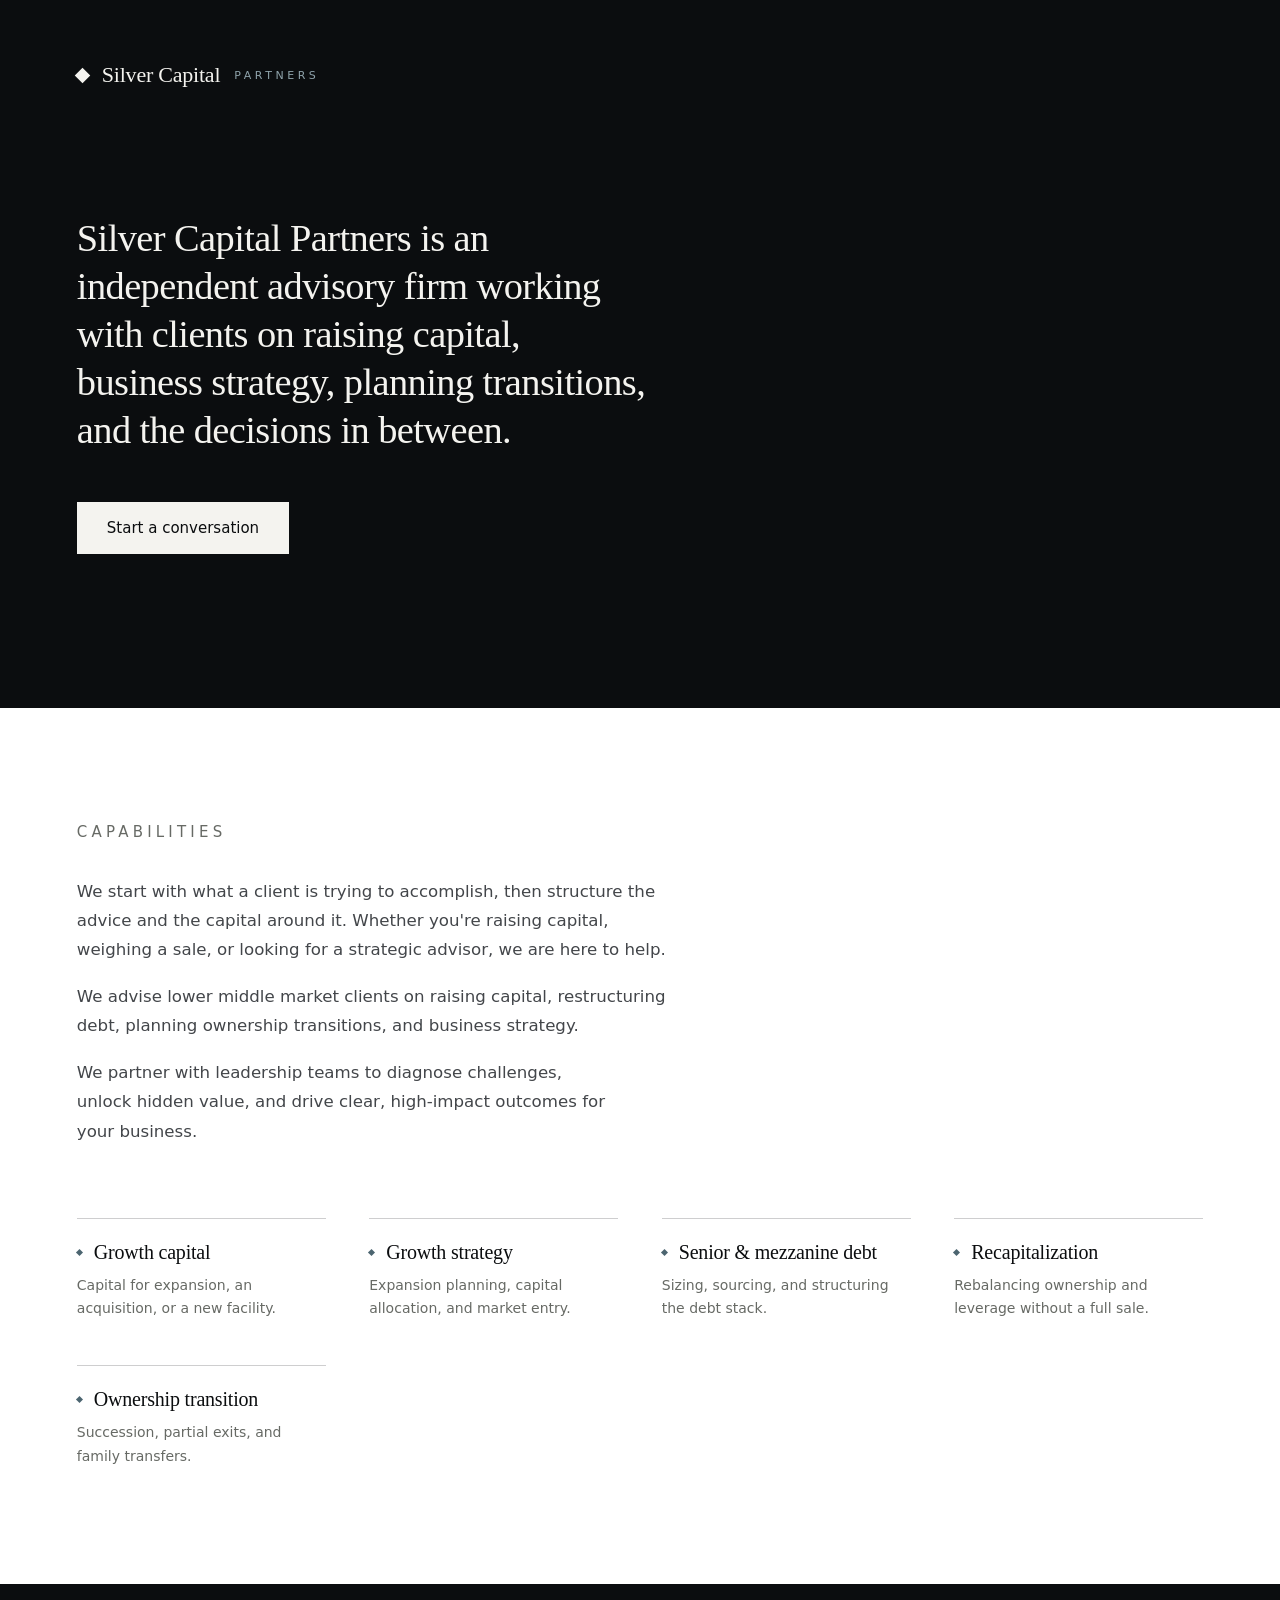
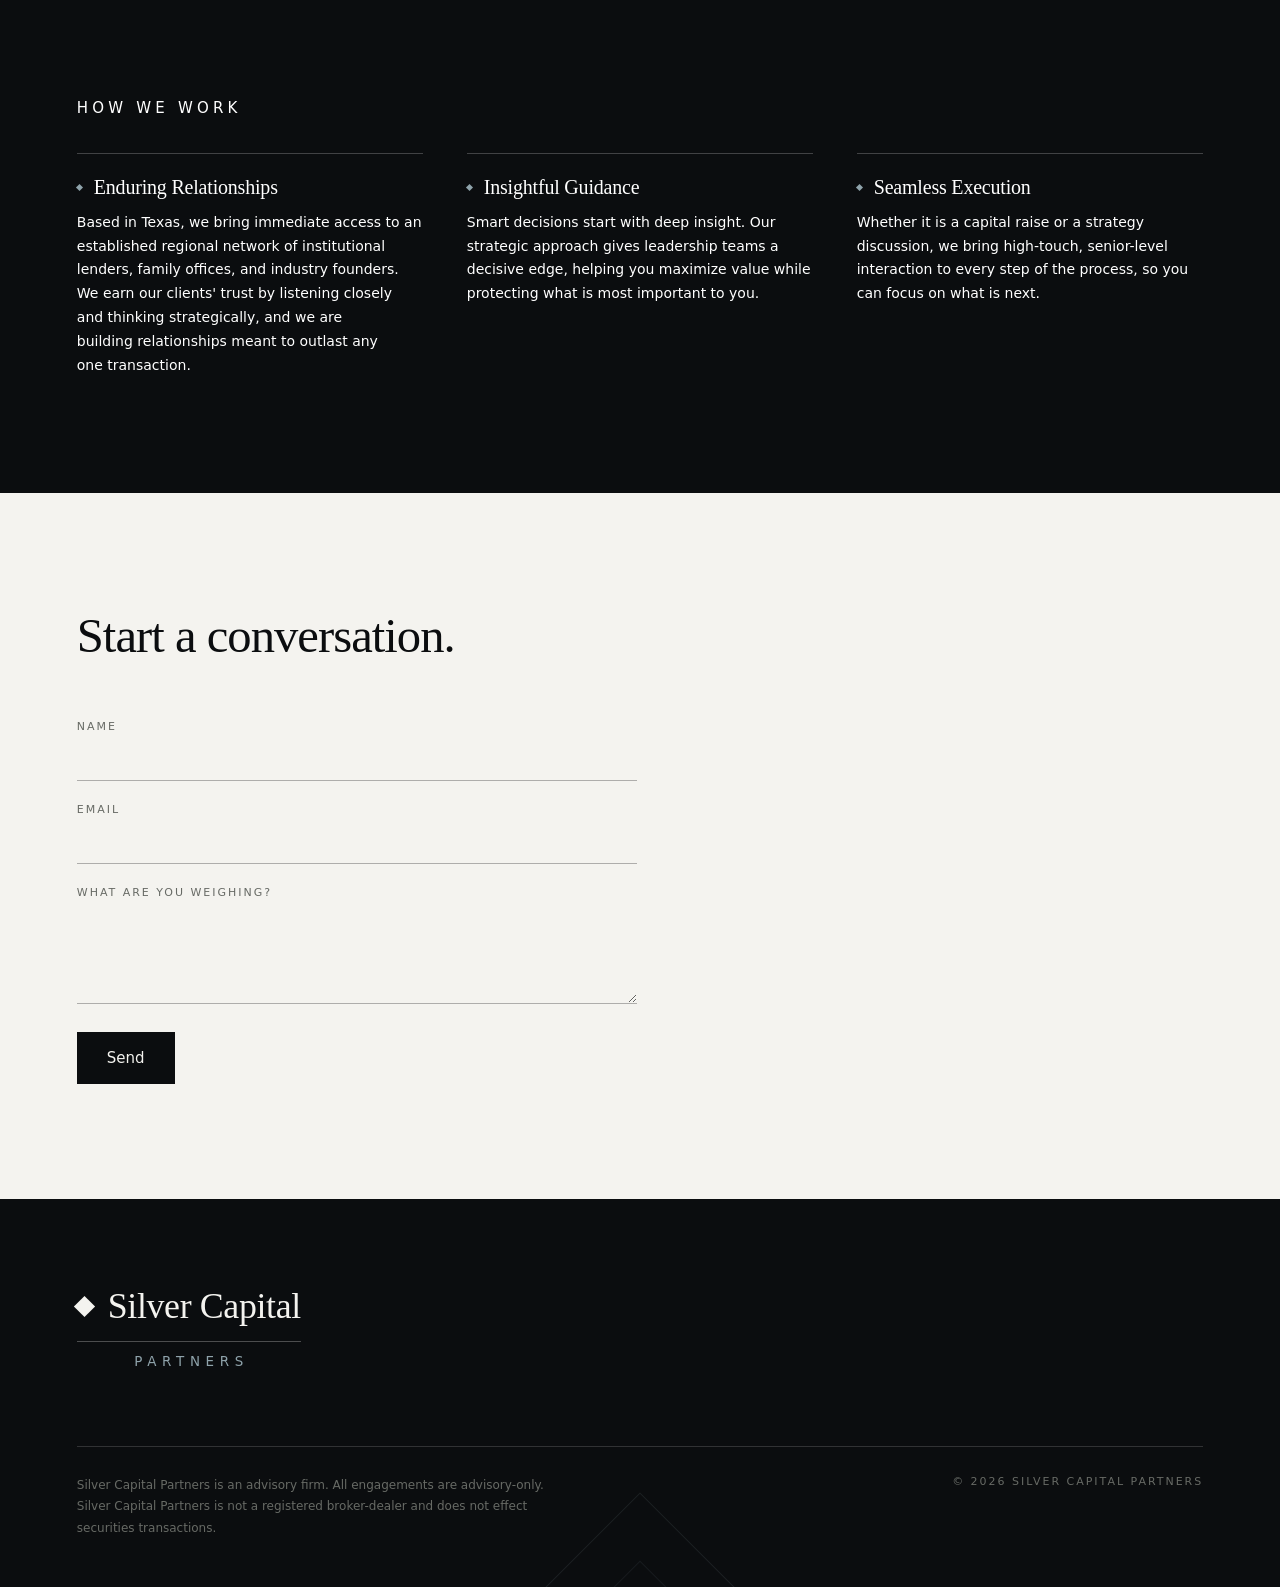
<file: index.html>
<!DOCTYPE html>
<html lang="en">
<head>
<meta charset="utf-8">
<meta name="viewport" content="width=device-width, initial-scale=1">
<title>Silver Capital Partners</title>
<meta name="description" content="Silver Capital Partners is an independent advisory firm working with owners on raising capital, planning transitions, and the decisions in between.">
<link rel="icon" href="data:image/svg+xml,%3Csvg xmlns='http://www.w3.org/2000/svg' viewBox='0 0 100 100'%3E%3Crect width='100' height='100' fill='%230B0D0F'/%3E%3Crect x='36' y='36' width='28' height='28' fill='%23F4F3EF' transform='rotate(45 50 50)'/%3E%3C/svg%3E">
<meta property="og:type" content="website">
<meta property="og:url" content="https://silvercapitalpartners.com/">
<meta property="og:title" content="Home">
<meta property="og:description" content="Silver Capital Partners is an independent advisory firm working with owners on raising capital, planning transitions, and the decisions in between.">
<meta property="og:image" content="https://silvercapitalpartners.com/og-image.png">
<meta property="og:image:width" content="1200">
<meta property="og:image:height" content="630">
<meta name="twitter:card" content="summary_large_image">
<meta name="twitter:title" content="Home">
<meta name="twitter:description" content="Silver Capital Partners is an independent advisory firm working with owners on raising capital, planning transitions, and the decisions in between.">
<meta name="twitter:image" content="https://silvercapitalpartners.com/og-image.png">
<style>
  :root {
    --ink-900: #0B0D0F;
    --ink-700: #43464A;
    --ink-500: #676A65;
    --paper: #F4F3EF;
    --paper-white: #FFFFFF;
    --slate-500: #4C6570;
    --slate-300: #8FA3AB;
    --rule: rgba(11, 13, 15, 0.2);
    --rule-inverse: rgba(244, 243, 239, 0.16);
    --rule-inverse-strong: rgba(244, 243, 239, 0.28);
    --rule-inverse-soft: rgba(255, 255, 255, 0.22);

    --font-display: Georgia, "Times New Roman", serif;
    --font-body: "Aptos", Calibri, "Segoe UI", system-ui, sans-serif;

    --gutter: clamp(24px, 6vw, 88px);
    --section-y: clamp(64px, 9vw, 116px);

    --dur: 180ms;
    --ease: ease;
  }

  html, body { margin: 0; padding: 0; scroll-behavior: smooth; }
  body { background: var(--paper); font-family: var(--font-body); -webkit-font-smoothing: antialiased; color: var(--ink-900); }
  * { box-sizing: border-box; }
  a { color: inherit; text-decoration: none; }
  a:hover { color: var(--slate-500); }
  input, textarea, select, button { font-family: inherit; }

  .eyebrow {
    font-family: var(--font-body);
    font-weight: 500;
    font-size: 15px;
    letter-spacing: 0.28em;
    text-transform: uppercase;
    margin: 0 0 clamp(24px, 3vw, 36px);
  }

  .diamond {
    background: currentColor;
    transform: rotate(45deg);
    flex-shrink: 0;
  }

  .logo {
    display: flex;
    align-items: center;
    gap: 14px;
    color: var(--paper);
  }
  .logo .diamond { width: 11px; height: 11px; }
  .logo-name {
    font-family: var(--font-display);
    font-size: 22px;
    letter-spacing: -0.01em;
    line-height: 1;
  }
  .logo-suffix {
    font-family: var(--font-body);
    font-weight: 500;
    font-size: 11px;
    letter-spacing: 0.32em;
    text-transform: uppercase;
    color: var(--slate-300);
    line-height: 1;
  }

  .btn {
    display: inline-flex;
    align-items: center;
    padding: 17px 30px;
    font-size: 15px;
    font-weight: 500;
    border: 0;
    cursor: pointer;
    white-space: nowrap;
    font-family: inherit;
    transition: background var(--dur) var(--ease), color var(--dur) var(--ease);
  }
  .btn-solid-paper { background: var(--paper); color: var(--ink-900); }
  .btn-solid-paper:hover { background: var(--slate-500); color: #FFFFFF; }
  .btn-solid-ink { background: var(--ink-900); color: var(--paper); }
  .btn-solid-ink:hover { background: var(--slate-500); }
  .btn:disabled { cursor: default; opacity: 0.7; }

  section.hero {
    background: var(--ink-900);
    color: var(--paper);
    padding: clamp(40px, 5vw, 64px) var(--gutter) clamp(84px, 12vw, 164px);
  }
  .hero-headline {
    font-family: var(--font-display);
    font-weight: 400;
    font-size: clamp(24px, 3vw, 40px);
    line-height: 1.25;
    letter-spacing: -0.015em;
    color: var(--paper);
    margin: 0;
    max-width: 30ch;
    text-wrap: pretty;
  }
  .hero-cta { margin-top: 48px; }

  section.capabilities { background: var(--paper-white); padding: var(--section-y) var(--gutter); }
  .capabilities .eyebrow { color: var(--ink-500); }
  .capabilities p.intro {
    font-size: clamp(16px, 1.3vw, 18px);
    line-height: 1.75;
    color: var(--ink-700);
    margin: 18px 0 0;
    max-width: 56ch;
    text-wrap: pretty;
  }
  .capabilities p.intro:first-of-type { margin-top: clamp(24px, 3vw, 36px); }
  .capabilities p.intro:last-of-type { margin-bottom: clamp(44px, 6vw, 72px); }

  .card-grid {
    display: grid;
    grid-template-columns: repeat(auto-fit, minmax(240px, 1fr));
    gap: clamp(28px, 3.4vw, 48px);
  }
  .card-rule { height: 1px; margin-bottom: 22px; }
  .capabilities .card-rule { background: var(--rule); }
  .card h3 {
    display: flex;
    align-items: center;
    gap: 12px;
    font-family: var(--font-display);
    font-weight: 400;
    font-size: 20px;
    letter-spacing: -0.01em;
    margin: 0 0 10px;
  }
  .card h3 .diamond { width: 5px; height: 5px; }
  .capabilities .card h3 { color: var(--ink-900); }
  .capabilities .card h3 .diamond { color: var(--slate-500); }
  .card p { font-size: 14px; line-height: 1.7; margin: 0; text-wrap: pretty; }
  .capabilities .card p { color: var(--ink-500); }

  section.how-we-work { background: var(--ink-900); color: #FFFFFF; padding: var(--section-y) var(--gutter); }
  .how-we-work .eyebrow { color: #FFFFFF; }
  .how-we-work .card-grid { grid-template-columns: repeat(auto-fit, minmax(250px, 1fr)); }
  .how-we-work .card-rule { background: var(--rule-inverse-soft); }
  .how-we-work .card h3 { color: #FFFFFF; margin-bottom: 12px; }
  .how-we-work .card h3 .diamond { color: var(--slate-300); }
  .how-we-work .card p { color: #FFFFFF; }

  section.contact { background: var(--paper); padding: var(--section-y) var(--gutter); }
  .contact h2 {
    font-family: var(--font-display);
    font-weight: 400;
    font-size: clamp(30px, 3.8vw, 52px);
    line-height: 1.16;
    letter-spacing: -0.02em;
    margin: 0;
    max-width: 22ch;
    text-wrap: pretty;
  }
  .contact-form-wrap { margin-top: clamp(36px, 4.5vw, 56px); max-width: 560px; }
  form.contact-form { display: flex; flex-direction: column; gap: 22px; }
  .field { display: flex; flex-direction: column; gap: 8px; }
  .field span {
    font-family: var(--font-body);
    font-weight: 500;
    font-size: 11px;
    letter-spacing: 0.18em;
    text-transform: uppercase;
    color: var(--ink-500);
  }
  .field input, .field textarea {
    background: transparent;
    border: 0;
    border-bottom: 1px solid rgba(11, 13, 15, 0.3);
    padding: 10px 0;
    font-size: 16px;
    color: var(--ink-900);
    outline: none;
    transition: border-color var(--dur) var(--ease);
  }
  .field textarea { resize: vertical; }
  .field input:focus, .field textarea:focus { border-color: var(--slate-500); }
  .contact-form button[type="submit"] { align-self: flex-start; margin-top: 6px; }

  footer {
    background: var(--ink-900);
    color: var(--paper);
    padding: clamp(56px, 7vw, 96px) var(--gutter) clamp(32px, 4vw, 48px);
    position: relative;
    overflow: hidden;
  }
  .footer-ring {
    position: absolute;
    left: 50%;
    border: 1px solid rgba(143, 163, 171, 0.13);
    transform: translateX(-50%) rotate(45deg);
    pointer-events: none;
  }
  .footer-ring.small { bottom: -215px; width: 200px; height: 200px; border-color: rgba(143, 163, 171, 0.09); }
  .footer-ring.large { bottom: -340px; width: 360px; height: 360px; }
  .footer-brand {
    position: relative;
    display: flex;
    flex-direction: column;
    align-items: flex-start;
    width: fit-content;
  }
  .footer-brand .logo-row { display: flex; align-items: center; gap: 16px; }
  .footer-brand .diamond { width: 15px; height: 15px; color: var(--paper); }
  .footer-brand .logo-name {
    font-family: var(--font-display);
    font-weight: 400;
    font-size: clamp(28px, 2.8vw, 38px);
    letter-spacing: -0.01em;
    line-height: 1;
    white-space: nowrap;
  }
  .footer-brand .rule { height: 1px; background: var(--rule-inverse-strong); align-self: stretch; margin: 16px 0 12px; }
  .footer-brand .suffix {
    font-family: var(--font-body);
    font-weight: 500;
    font-size: clamp(12px, 1.05vw, 14px);
    letter-spacing: 0.42em;
    text-transform: uppercase;
    color: var(--slate-300);
    align-self: stretch;
    text-align: center;
    padding-left: 0.42em;
  }
  .footer-legal {
    position: relative;
    margin-top: clamp(44px, 6vw, 80px);
    padding-top: 28px;
    border-top: 1px solid var(--rule-inverse);
    display: flex;
    flex-wrap: wrap;
    gap: 24px clamp(32px, 6vw, 88px);
    align-items: flex-start;
    justify-content: space-between;
  }
  .footer-legal p { font-size: 12px; line-height: 1.8; color: var(--ink-500); margin: 0; max-width: 66ch; text-wrap: pretty; }
  .footer-legal .copyright {
    font-family: var(--font-body);
    font-weight: 500;
    font-size: 11px;
    letter-spacing: 0.18em;
    text-transform: uppercase;
    color: var(--ink-500);
    white-space: nowrap;
  }
</style>
</head>
<body>

<section class="hero">
  <div class="logo" style="margin-bottom: clamp(64px, 10vw, 132px)">
    <div class="diamond"></div>
    <span class="logo-name">Silver Capital</span>
    <span class="logo-suffix">Partners</span>
  </div>

  <h1 class="hero-headline">Silver Capital Partners is an independent advisory firm working with clients on raising capital, business strategy, planning transitions, and the decisions in between.</h1>

  <div class="hero-cta">
    <button type="button" id="scroll-to-contact" class="btn btn-solid-paper">Start a conversation</button>
  </div>
</section>

<section class="capabilities">
  <p class="eyebrow">Capabilities</p>

  <p class="intro">We start with what a client is trying to accomplish, then structure the advice and the capital around it.&nbsp;Whether you're raising capital, weighing a sale, or looking for a strategic advisor, we are here to help.</p>
  <p class="intro">We advise lower middle market clients on raising capital, restructuring debt, planning ownership transitions, and business strategy.</p>
  <p class="intro">We partner with leadership teams to diagnose challenges, unlock hidden value, and drive clear, high-impact outcomes for your business.</p>

  <div class="card-grid">
    <div class="card">
      <div class="card-rule"></div>
      <h3><span class="diamond"></span>Growth capital</h3>
      <p>Capital for expansion, an acquisition, or a new facility.</p>
    </div>
    <div class="card">
      <div class="card-rule"></div>
      <h3><span class="diamond"></span>Growth strategy</h3>
      <p>Expansion planning, capital allocation, and market entry.</p>
    </div>
    <div class="card">
      <div class="card-rule"></div>
      <h3><span class="diamond"></span>Senior &amp; mezzanine debt</h3>
      <p>Sizing, sourcing, and structuring the debt stack.</p>
    </div>
    <div class="card">
      <div class="card-rule"></div>
      <h3><span class="diamond"></span>Recapitalization</h3>
      <p>Rebalancing ownership and leverage without a full sale.</p>
    </div>
    <div class="card">
      <div class="card-rule"></div>
      <h3><span class="diamond"></span>Ownership transition</h3>
      <p>Succession, partial exits, and family transfers.</p>
    </div>
  </div>
</section>

<section class="how-we-work">
  <p class="eyebrow">How we work</p>

  <div class="card-grid">
    <div class="card">
      <div class="card-rule"></div>
      <h3><span class="diamond"></span>Enduring Relationships</h3>
      <p>Based in Texas, we bring immediate access to an established regional network of institutional lenders, family offices, and industry founders. We earn our clients' trust by listening closely and thinking strategically, and we are building relationships meant to outlast any one transaction.</p>
    </div>
    <div class="card">
      <div class="card-rule"></div>
      <h3><span class="diamond"></span>Insightful Guidance</h3>
      <p>Smart decisions start with deep insight. Our strategic approach gives leadership teams a decisive edge, helping you maximize value while protecting what is most important to you.</p>
    </div>
    <div class="card">
      <div class="card-rule"></div>
      <h3><span class="diamond"></span>Seamless Execution</h3>
      <p>Whether it is a capital raise or a strategy discussion, we bring high-touch, senior-level interaction to every step of the process, so you can focus on what is next.</p>
    </div>
  </div>
</section>

<section id="contact" class="contact">
  <h2>Start a conversation.</h2>

  <div class="contact-form-wrap">
    <form name="contact" method="POST" data-netlify="true" data-netlify-honeypot="bot-field" class="contact-form">
      <input type="hidden" name="form-name" value="contact">
      <p style="position: absolute; left: -9999px;" aria-hidden="true">
        <label>Leave this field blank: <input name="bot-field" tabindex="-1" autocomplete="off"></label>
      </p>
      <label class="field">
        <span>Name</span>
        <input type="text" name="name" required>
      </label>
      <label class="field">
        <span>Email</span>
        <input type="email" name="email" required>
      </label>
      <label class="field">
        <span>What are you weighing?</span>
        <textarea name="message" rows="4"></textarea>
      </label>
      <button type="submit" class="btn btn-solid-ink">Send</button>
    </form>
  </div>
</section>

<footer>
  <div class="footer-ring large"></div>
  <div class="footer-ring small"></div>

  <div class="footer-brand">
    <div class="logo-row">
      <div class="diamond"></div>
      <div class="logo-name">Silver Capital</div>
    </div>
    <div class="rule"></div>
    <div class="suffix">Partners</div>
  </div>

  <div class="footer-legal">
    <p>Silver Capital Partners is an advisory firm. All engagements are advisory-only. Silver Capital Partners is not a registered broker-dealer and does not effect securities transactions.</p>
    <span class="copyright">© 2026 Silver Capital Partners</span>
  </div>
</footer>

<script>
  (function () {
    var contactBtn = document.getElementById('scroll-to-contact');
    if (contactBtn) {
      contactBtn.addEventListener('click', function () {
        var el = document.getElementById('contact');
        if (el) el.scrollIntoView({ behavior: 'smooth' });
      });
    }

    var form = document.querySelector('form[name="contact"]');
    if (form) {
      form.addEventListener('submit', function (e) {
        e.preventDefault();
        var submitBtn = form.querySelector('button[type="submit"]');
        var data = new URLSearchParams(new FormData(form)).toString();
        fetch('/', {
          method: 'POST',
          headers: { 'Content-Type': 'application/x-www-form-urlencoded' },
          body: data,
        })
          .then(function () {
            form.reset();
            if (submitBtn) {
              submitBtn.textContent = 'Thank you — we’ll be in touch';
              submitBtn.disabled = true;
            }
          })
          .catch(function (err) {
            console.error(err);
            alert('Something went wrong sending that. Please try again or email us directly.');
          });
      });
    }
  })();
</script>

</body>
</html>
</file>
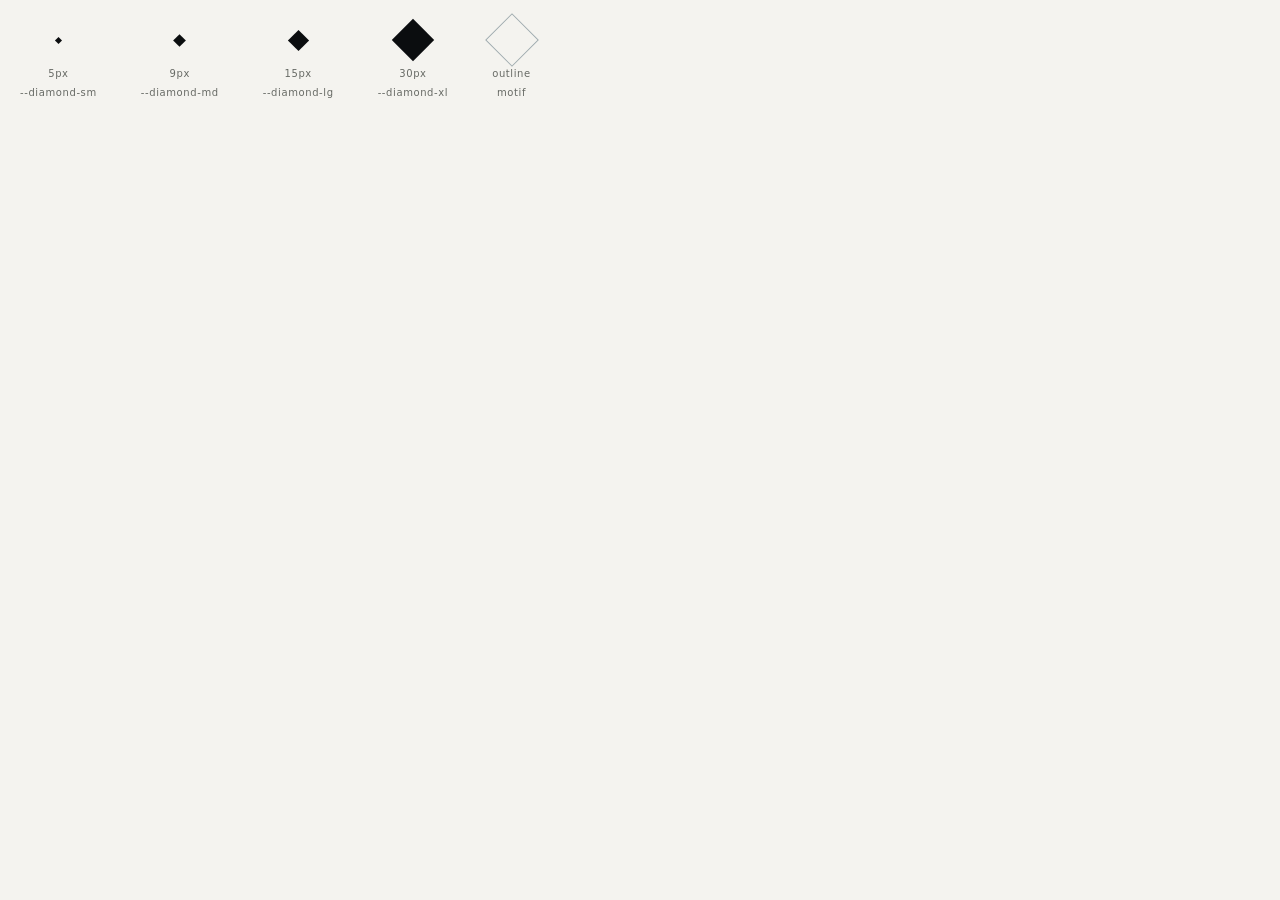
<file: design-system/guidelines/brand-diamond.html>
<!-- @dsCard group="Brand" viewport="700x190" subtitle="A rotated square in four sizes — mark, bullet, and background motif" name="The diamond" -->
<!DOCTYPE html>
<html><head><meta charset="utf-8"><link rel="stylesheet" href="../styles.css">
<style>body{margin:0;padding:20px;background:var(--paper);font-family:var(--font-body);color:var(--text-heading)}
.sw{display:flex;gap:0}.sw>div{flex:1}.chip{height:64px}
.meta{font-size:10px;letter-spacing:.06em;color:var(--text-muted);margin-top:8px;font-variant-numeric:tabular-nums}
.nm{font-size:11px;font-weight:500;margin-top:6px}
.eyebrow{font-size:var(--eyebrow-size);font-weight:500;letter-spacing:var(--eyebrow-track);text-transform:uppercase;color:var(--text-muted)}
</style></head><body><div style="display:flex;align-items:center;gap:44px">
<div style="text-align:center"><div style="height:40px;display:flex;align-items:center;justify-content:center"><div style="width:5px;height:5px;background:var(--ink-900);transform:rotate(45deg)"></div></div><div class="meta">5px</div><div class="meta">--diamond-sm</div></div><div style="text-align:center"><div style="height:40px;display:flex;align-items:center;justify-content:center"><div style="width:9px;height:9px;background:var(--ink-900);transform:rotate(45deg)"></div></div><div class="meta">9px</div><div class="meta">--diamond-md</div></div><div style="text-align:center"><div style="height:40px;display:flex;align-items:center;justify-content:center"><div style="width:15px;height:15px;background:var(--ink-900);transform:rotate(45deg)"></div></div><div class="meta">15px</div><div class="meta">--diamond-lg</div></div><div style="text-align:center"><div style="height:40px;display:flex;align-items:center;justify-content:center"><div style="width:30px;height:30px;background:var(--ink-900);transform:rotate(45deg)"></div></div><div class="meta">30px</div><div class="meta">--diamond-xl</div></div>
<div style="text-align:center"><div style="height:40px;display:flex;align-items:center;justify-content:center"><div style="width:36px;height:36px;border:1px solid rgba(76,101,112,0.5);transform:rotate(45deg)"></div></div><div class="meta">outline</div><div class="meta">motif</div></div>
</div></body></html>
</file>
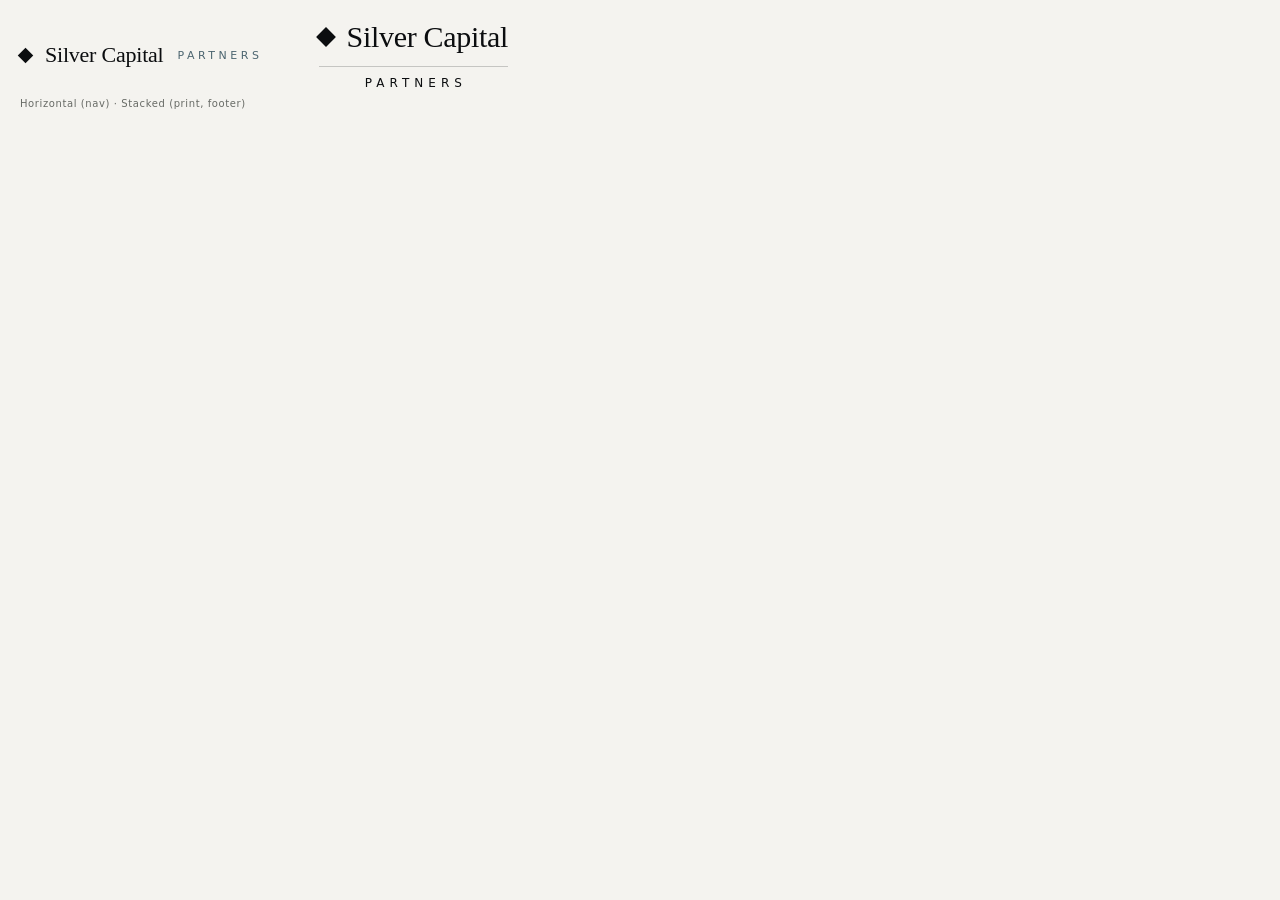
<file: design-system/guidelines/brand-lockup.html>
<!-- @dsCard group="Brand" viewport="700x200" subtitle="Placeholder mark — no logo file was supplied" name="Logo lockup" -->
<!DOCTYPE html>
<html><head><meta charset="utf-8"><link rel="stylesheet" href="../styles.css">
<style>body{margin:0;padding:20px;background:var(--paper);font-family:var(--font-body);color:var(--text-heading)}
.sw{display:flex;gap:0}.sw>div{flex:1}.chip{height:64px}
.meta{font-size:10px;letter-spacing:.06em;color:var(--text-muted);margin-top:8px;font-variant-numeric:tabular-nums}
.nm{font-size:11px;font-weight:500;margin-top:6px}
.eyebrow{font-size:var(--eyebrow-size);font-weight:500;letter-spacing:var(--eyebrow-track);text-transform:uppercase;color:var(--text-muted)}
</style></head><body><div style="display:flex;gap:56px;align-items:center;flex-wrap:wrap">
<div style="display:flex;align-items:center;gap:14px"><div style="width:11px;height:11px;background:var(--ink-900);transform:rotate(45deg)"></div><span style="font-family:var(--font-display);font-size:22px;letter-spacing:-.01em">Silver Capital</span><span style="font-size:11px;font-weight:500;letter-spacing:.32em;text-transform:uppercase;color:var(--silver-500)">Partners</span></div>
<div style="display:flex;flex-direction:column;align-items:stretch">
<div style="display:flex;align-items:center;gap:14px"><div style="width:14px;height:14px;background:var(--ink-900);transform:rotate(45deg)"></div><span style="font-family:var(--font-display);font-size:30px;letter-spacing:-.01em">Silver Capital</span></div>
<div style="height:1px;background:var(--rule);margin:12px 0 9px"></div>
<div style="font-size:12px;font-weight:500;letter-spacing:.42em;text-transform:uppercase;text-align:center;padding-left:.42em">Partners</div>
</div>
</div><div class="meta">Horizontal (nav) · Stacked (print, footer)</div></body></html>
</file>
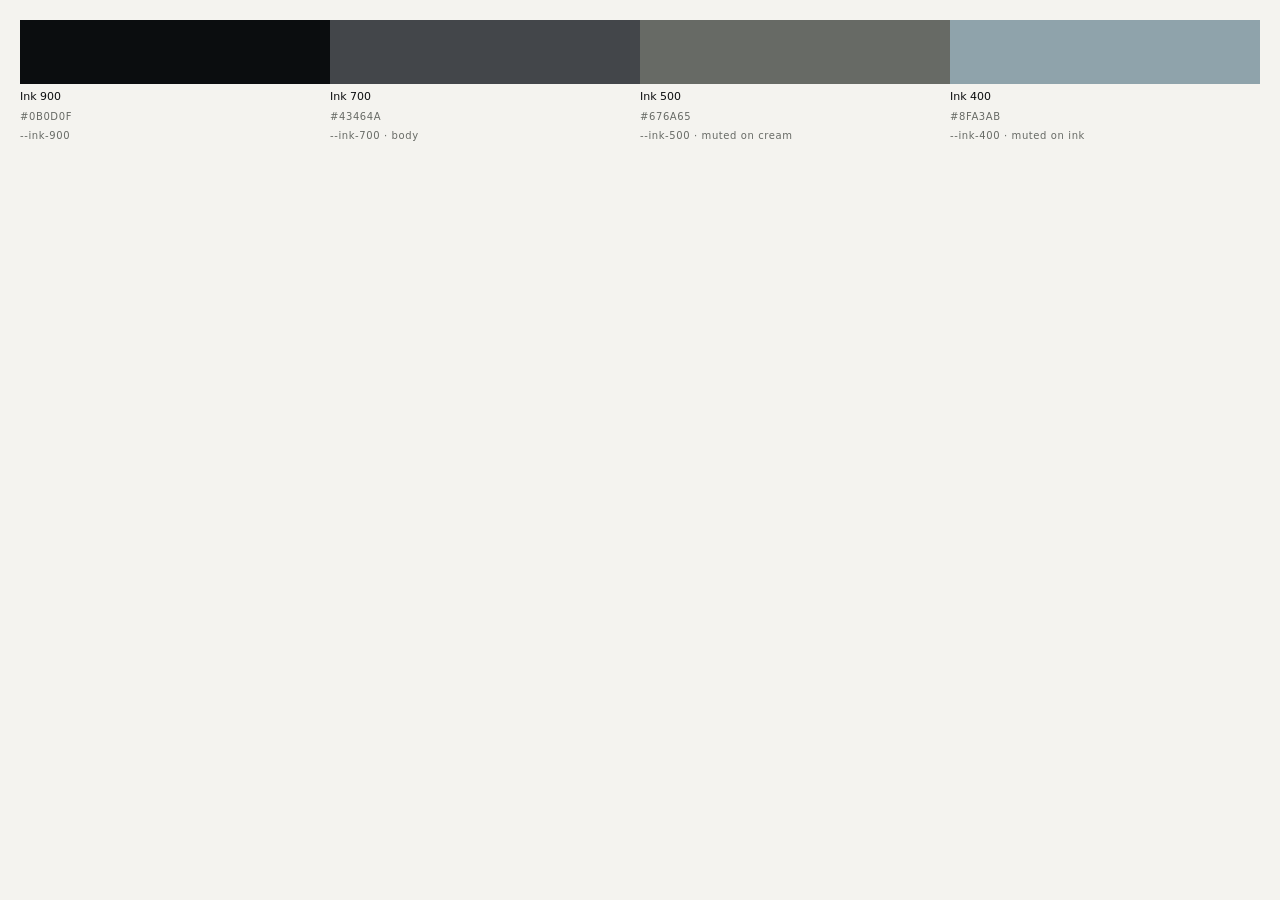
<file: design-system/guidelines/colors-ink.html>
<!-- @dsCard group="Colors" viewport="700x190" subtitle="Near-black ink through to the two surface-specific greys" name="Ink & greys" -->
<!DOCTYPE html>
<html><head><meta charset="utf-8"><link rel="stylesheet" href="../styles.css">
<style>body{margin:0;padding:20px;background:var(--paper);font-family:var(--font-body);color:var(--text-heading)}
.sw{display:flex;gap:0}.sw>div{flex:1}.chip{height:64px}
.meta{font-size:10px;letter-spacing:.06em;color:var(--text-muted);margin-top:8px;font-variant-numeric:tabular-nums}
.nm{font-size:11px;font-weight:500;margin-top:6px}
</style></head><body><div class="sw">
<div><div class="chip" style="background:#0B0D0F"></div><div class="nm">Ink 900</div><div class="meta">#0B0D0F</div><div class="meta">--ink-900</div></div>
<div><div class="chip" style="background:#43464A"></div><div class="nm">Ink 700</div><div class="meta">#43464A</div><div class="meta">--ink-700 · body</div></div>
<div><div class="chip" style="background:#676A65"></div><div class="nm">Ink 500</div><div class="meta">#676A65</div><div class="meta">--ink-500 · muted on cream</div></div>
<div><div class="chip" style="background:#8FA3AB"></div><div class="nm">Ink 400</div><div class="meta">#8FA3AB</div><div class="meta">--ink-400 · muted on ink</div></div>
</div></body></html>
</file>
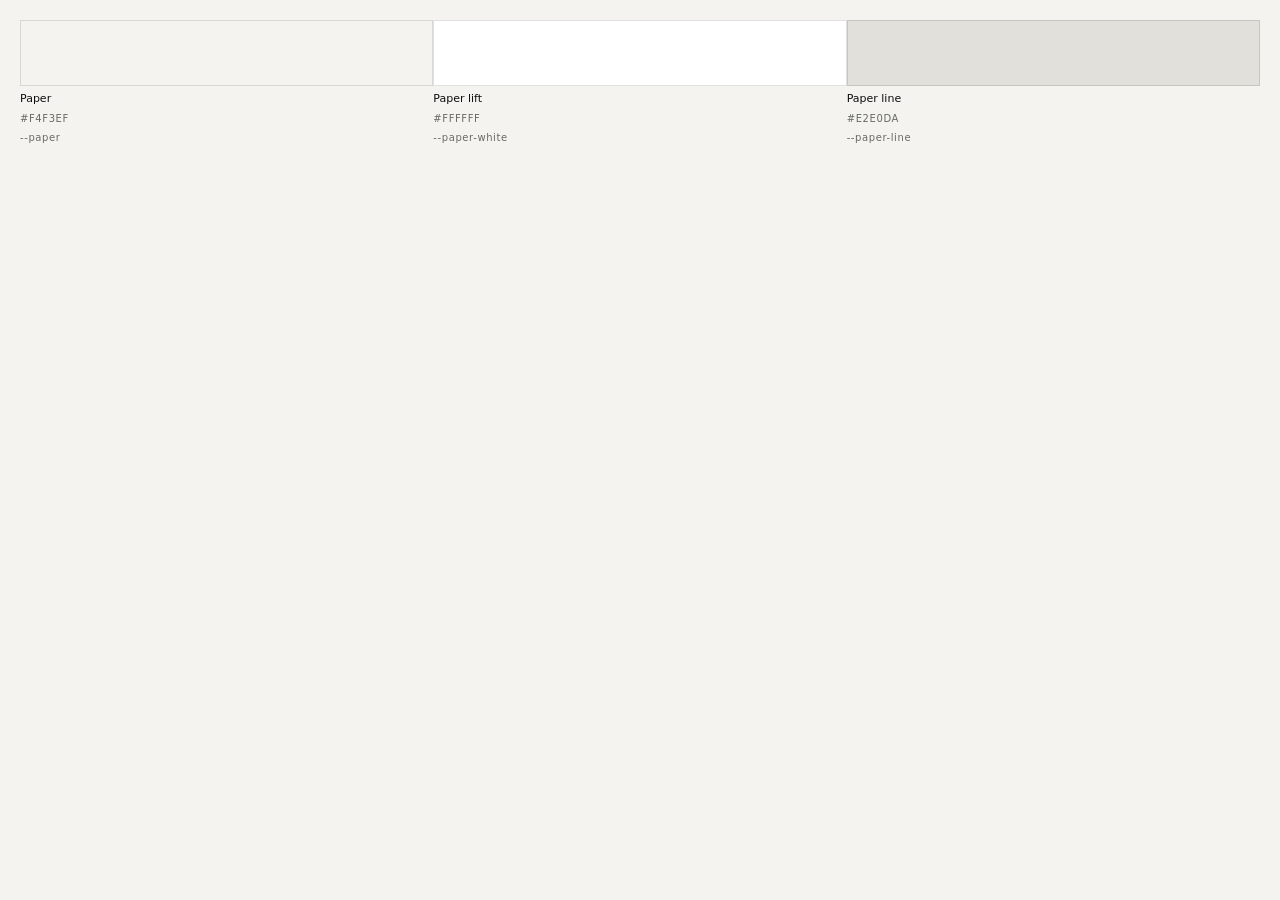
<file: design-system/guidelines/colors-paper.html>
<!-- @dsCard group="Colors" viewport="700x190" subtitle="Warm cream page, the white lift, and the hairline value" name="Paper" -->
<!DOCTYPE html>
<html><head><meta charset="utf-8"><link rel="stylesheet" href="../styles.css">
<style>body{margin:0;padding:20px;background:var(--paper);font-family:var(--font-body);color:var(--text-heading)}
.sw{display:flex;gap:0}.sw>div{flex:1}.chip{height:64px}
.meta{font-size:10px;letter-spacing:.06em;color:var(--text-muted);margin-top:8px;font-variant-numeric:tabular-nums}
.nm{font-size:11px;font-weight:500;margin-top:6px}
</style></head><body><div class="sw">
<div><div class="chip" style="background:#F4F3EF;border:1px solid var(--rule-soft)"></div><div class="nm">Paper</div><div class="meta">#F4F3EF</div><div class="meta">--paper</div></div>
<div><div class="chip" style="background:#FFFFFF;border:1px solid var(--rule-soft)"></div><div class="nm">Paper lift</div><div class="meta">#FFFFFF</div><div class="meta">--paper-white</div></div>
<div><div class="chip" style="background:#E2E0DA;border:1px solid var(--rule-soft)"></div><div class="nm">Paper line</div><div class="meta">#E2E0DA</div><div class="meta">--paper-line</div></div>
</div></body></html>
</file>
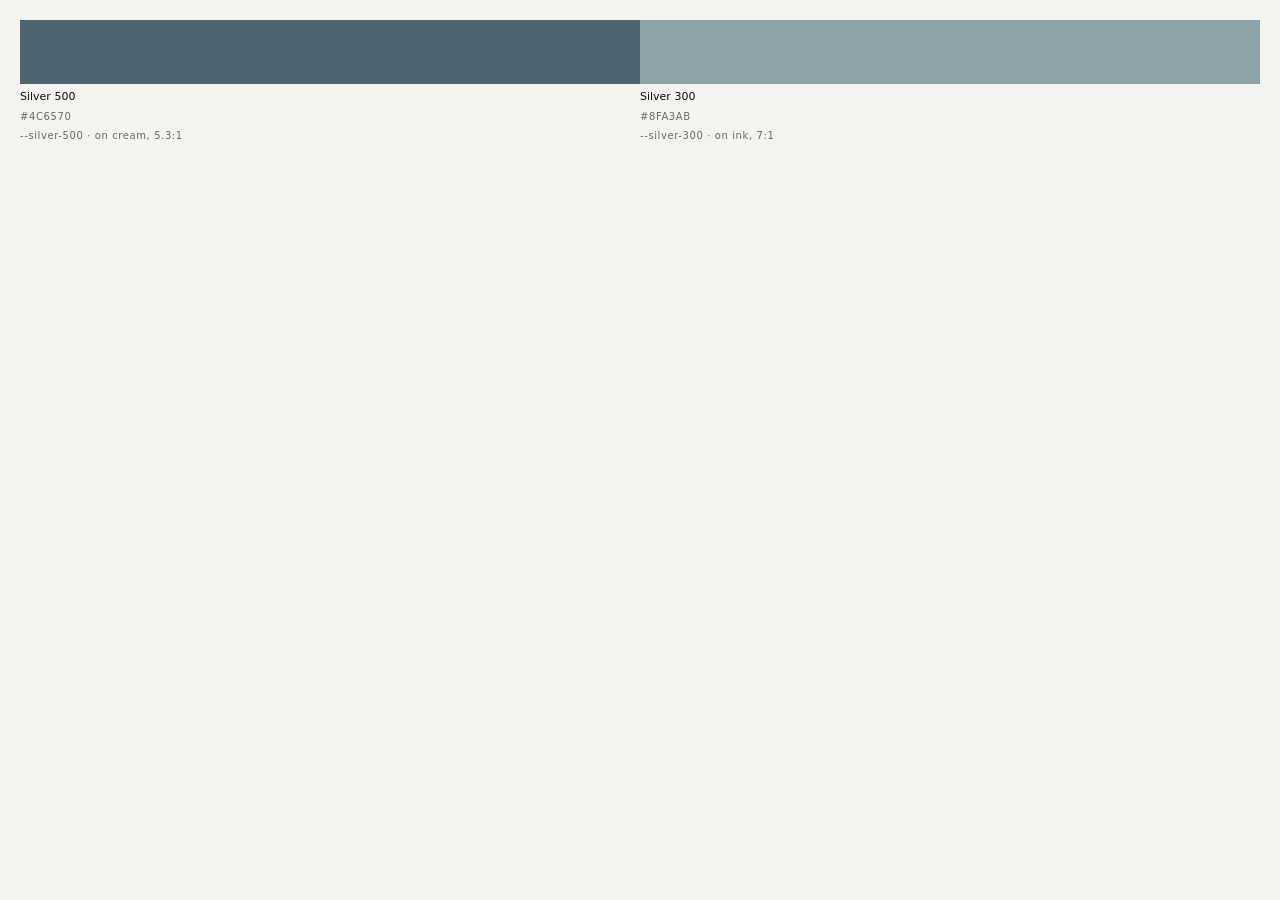
<file: design-system/guidelines/colors-slate.html>
<!-- @dsCard group="Colors" viewport="700x190" subtitle="The single accent — two values, one per surface" name="Silver accent" -->
<!DOCTYPE html>
<html><head><meta charset="utf-8"><link rel="stylesheet" href="../styles.css">
<style>body{margin:0;padding:20px;background:var(--paper);font-family:var(--font-body);color:var(--text-heading)}
.sw{display:flex;gap:0}.sw>div{flex:1}.chip{height:64px}
.meta{font-size:10px;letter-spacing:.06em;color:var(--text-muted);margin-top:8px;font-variant-numeric:tabular-nums}
.nm{font-size:11px;font-weight:500;margin-top:6px}
</style></head><body><div class="sw">
<div><div class="chip" style="background:#4C6570"></div><div class="nm">Silver 500</div><div class="meta">#4C6570</div><div class="meta">--silver-500 · on cream, 5.3:1</div></div>
<div><div class="chip" style="background:#8FA3AB"></div><div class="nm">Silver 300</div><div class="meta">#8FA3AB</div><div class="meta">--silver-300 · on ink, 7:1</div></div>
</div></body></html>
</file>
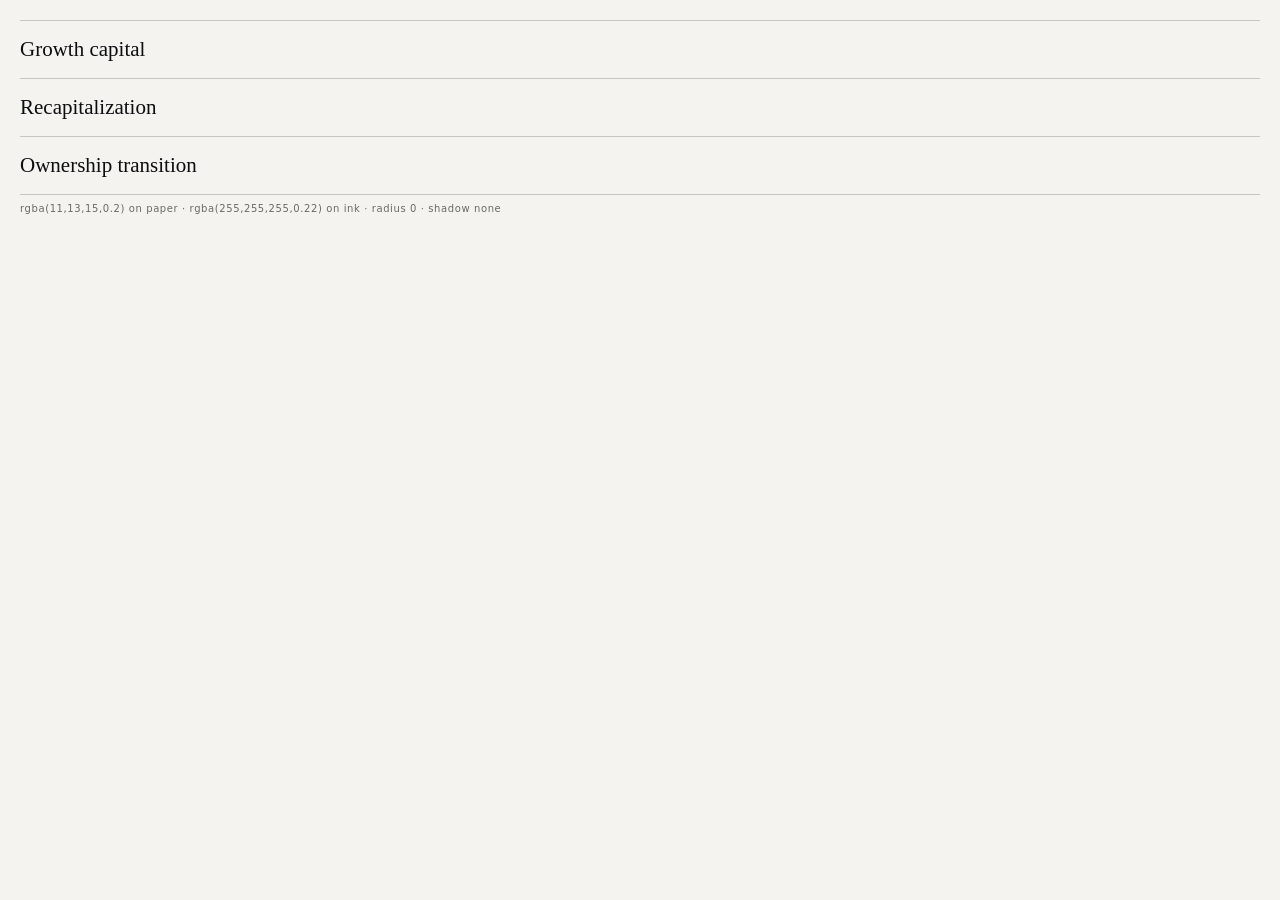
<file: design-system/guidelines/lines-rules.html>
<!-- @dsCard group="Spacing" viewport="700x210" subtitle="All structure is 1px rules — no borders around boxes, no shadows" name="Hairlines" -->
<!DOCTYPE html>
<html><head><meta charset="utf-8"><link rel="stylesheet" href="../styles.css">
<style>body{margin:0;padding:20px;background:var(--paper);font-family:var(--font-body);color:var(--text-heading)}
.sw{display:flex;gap:0}.sw>div{flex:1}.chip{height:64px}
.meta{font-size:10px;letter-spacing:.06em;color:var(--text-muted);margin-top:8px;font-variant-numeric:tabular-nums}
.nm{font-size:11px;font-weight:500;margin-top:6px}
</style></head><body><div style="display:flex;flex-direction:column;gap:0">
<div style="border-top:1px solid var(--rule);padding:16px 0"><span style="font-family:var(--font-display);font-size:21px">Growth capital</span></div>
<div style="border-top:1px solid var(--rule);padding:16px 0"><span style="font-family:var(--font-display);font-size:21px">Recapitalization</span></div>
<div style="border-top:1px solid var(--rule);border-bottom:1px solid var(--rule);padding:16px 0"><span style="font-family:var(--font-display);font-size:21px">Ownership transition</span></div>
</div><div class="meta">rgba(11,13,15,0.2) on paper · rgba(255,255,255,0.22) on ink · radius 0 · shadow none</div></body></html>
</file>
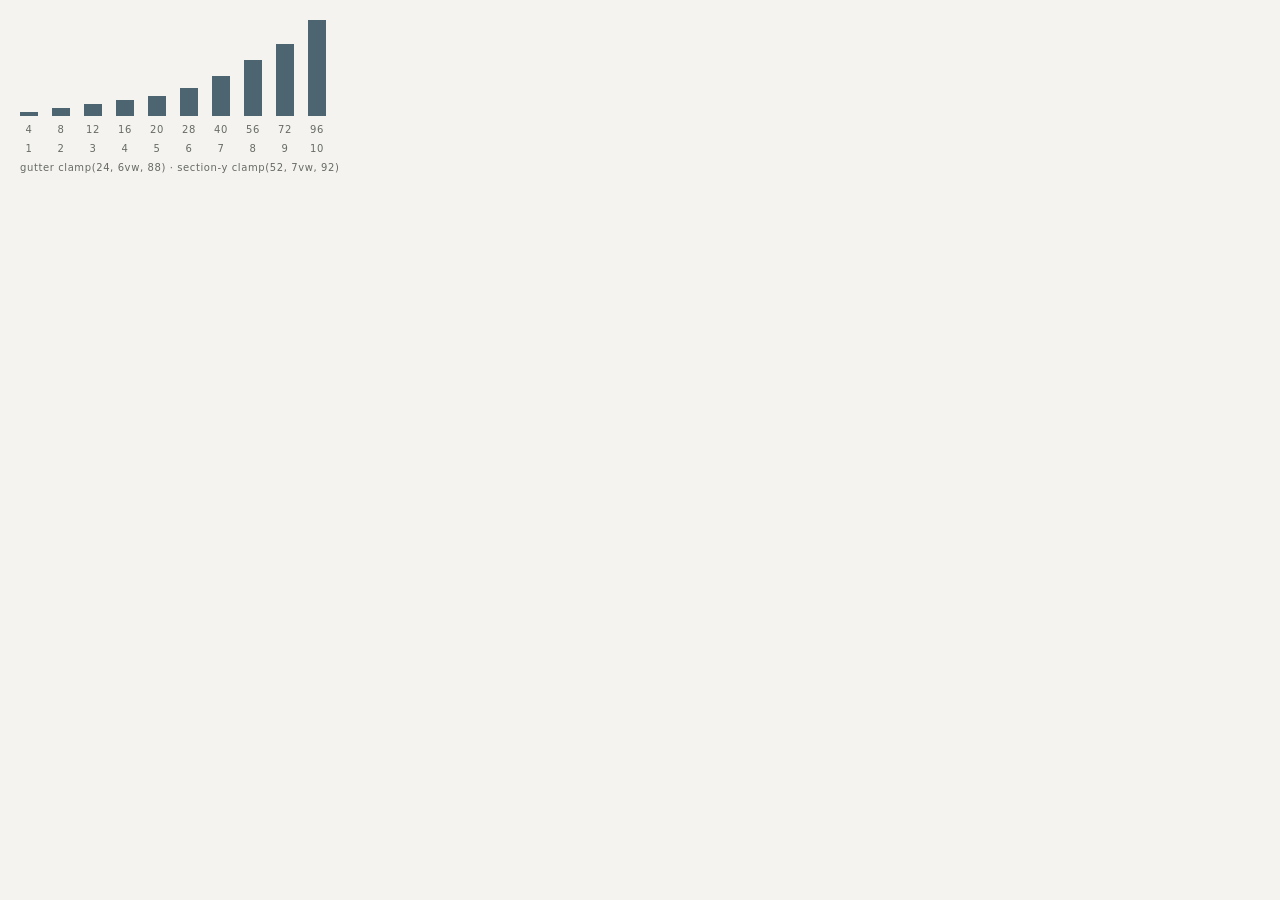
<file: design-system/guidelines/spacing-scale.html>
<!-- @dsCard group="Spacing" viewport="700x170" subtitle="4 → 96px, plus a fluid page gutter" name="Spacing scale" -->
<!DOCTYPE html>
<html><head><meta charset="utf-8"><link rel="stylesheet" href="../styles.css">
<style>body{margin:0;padding:20px;background:var(--paper);font-family:var(--font-body);color:var(--text-heading)}
.sw{display:flex;gap:0}.sw>div{flex:1}.chip{height:64px}
.meta{font-size:10px;letter-spacing:.06em;color:var(--text-muted);margin-top:8px;font-variant-numeric:tabular-nums}
.nm{font-size:11px;font-weight:500;margin-top:6px}
.eyebrow{font-size:var(--eyebrow-size);font-weight:500;letter-spacing:var(--eyebrow-track);text-transform:uppercase;color:var(--text-muted)}
</style></head><body><div style="display:flex;align-items:flex-end;gap:14px">
<div style="text-align:center"><div style="width:18px;height:4px;background:var(--slate-500)"></div><div class="meta">4</div><div class="meta">1</div></div><div style="text-align:center"><div style="width:18px;height:8px;background:var(--slate-500)"></div><div class="meta">8</div><div class="meta">2</div></div><div style="text-align:center"><div style="width:18px;height:12px;background:var(--slate-500)"></div><div class="meta">12</div><div class="meta">3</div></div><div style="text-align:center"><div style="width:18px;height:16px;background:var(--slate-500)"></div><div class="meta">16</div><div class="meta">4</div></div><div style="text-align:center"><div style="width:18px;height:20px;background:var(--slate-500)"></div><div class="meta">20</div><div class="meta">5</div></div><div style="text-align:center"><div style="width:18px;height:28px;background:var(--slate-500)"></div><div class="meta">28</div><div class="meta">6</div></div><div style="text-align:center"><div style="width:18px;height:40px;background:var(--slate-500)"></div><div class="meta">40</div><div class="meta">7</div></div><div style="text-align:center"><div style="width:18px;height:56px;background:var(--slate-500)"></div><div class="meta">56</div><div class="meta">8</div></div><div style="text-align:center"><div style="width:18px;height:72px;background:var(--slate-500)"></div><div class="meta">72</div><div class="meta">9</div></div><div style="text-align:center"><div style="width:18px;height:96px;background:var(--slate-500)"></div><div class="meta">96</div><div class="meta">10</div></div>
</div><div class="meta">gutter clamp(24, 6vw, 88) · section-y clamp(52, 7vw, 92)</div></body></html>
</file>
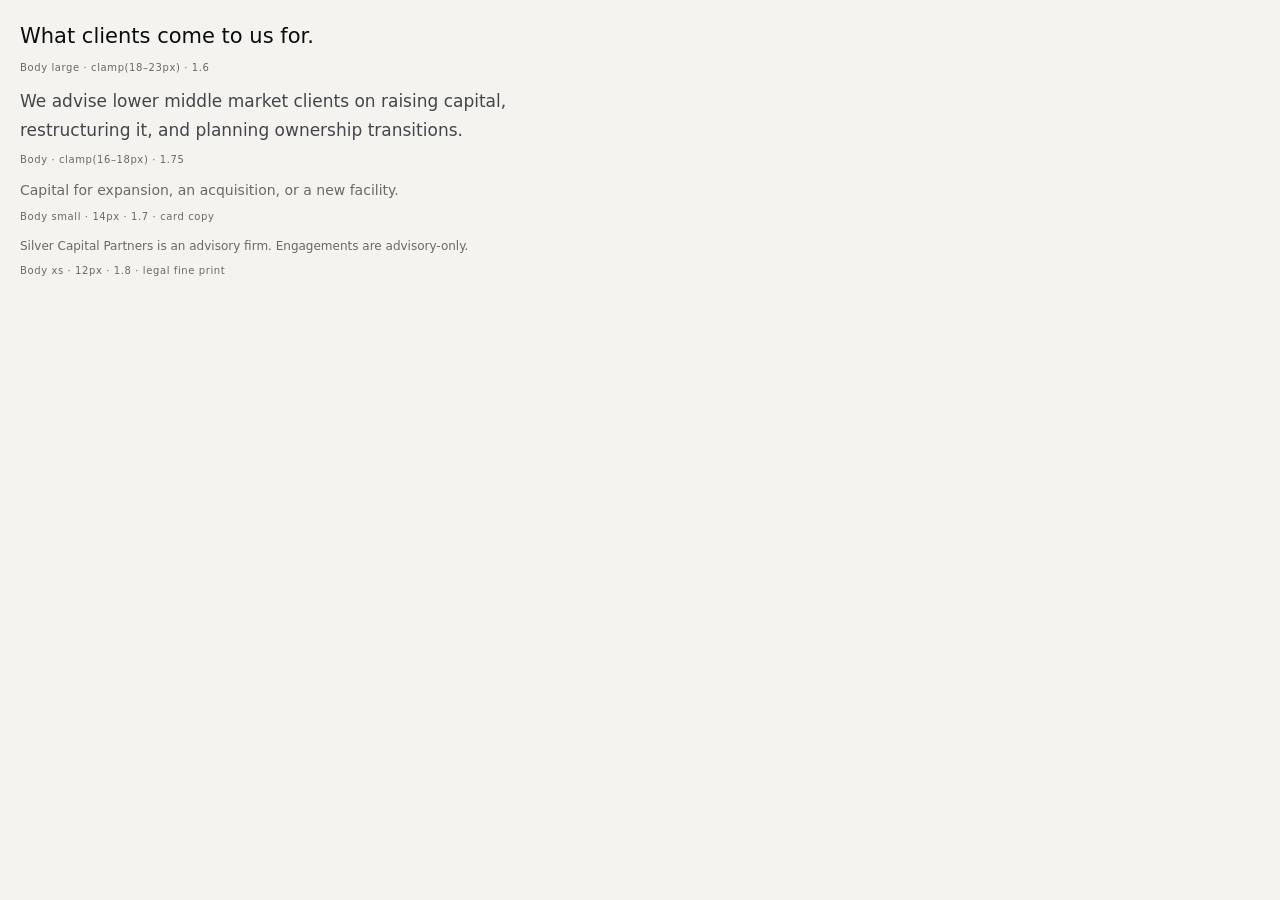
<file: design-system/guidelines/type-body.html>
<!-- @dsCard group="Type" viewport="700x250" subtitle="Three sizes; long copy capped at 56ch" name="Body — Aptos" -->
<!DOCTYPE html>
<html><head><meta charset="utf-8"><link rel="stylesheet" href="../styles.css">
<style>body{margin:0;padding:20px;background:var(--paper);font-family:var(--font-body);color:var(--text-heading)}
.sw{display:flex;gap:0}.sw>div{flex:1}.chip{height:64px}
.meta{font-size:10px;letter-spacing:.06em;color:var(--text-muted);margin-top:8px;font-variant-numeric:tabular-nums}
.nm{font-size:11px;font-weight:500;margin-top:6px}
</style></head><body><div style="max-width:56ch">
<div style="font-size:21px;line-height:1.6">What clients come to us for.</div>
<div class="meta">Body large · clamp(18–23px) · 1.6</div>
<div style="font-size:17px;line-height:1.75;color:var(--text-body);margin-top:14px">We advise lower middle market clients on raising capital, restructuring it, and planning ownership transitions.</div>
<div class="meta">Body · clamp(16–18px) · 1.75</div>
<div style="font-size:14px;line-height:1.7;color:var(--text-muted);margin-top:14px">Capital for expansion, an acquisition, or a new facility.</div>
<div class="meta">Body small · 14px · 1.7 · card copy</div>
<div style="font-size:12px;line-height:1.8;color:var(--text-muted);margin-top:14px">Silver Capital Partners is an advisory firm. Engagements are advisory-only.</div>
<div class="meta">Body xs · 12px · 1.8 · legal fine print</div>
</div></body></html>
</file>
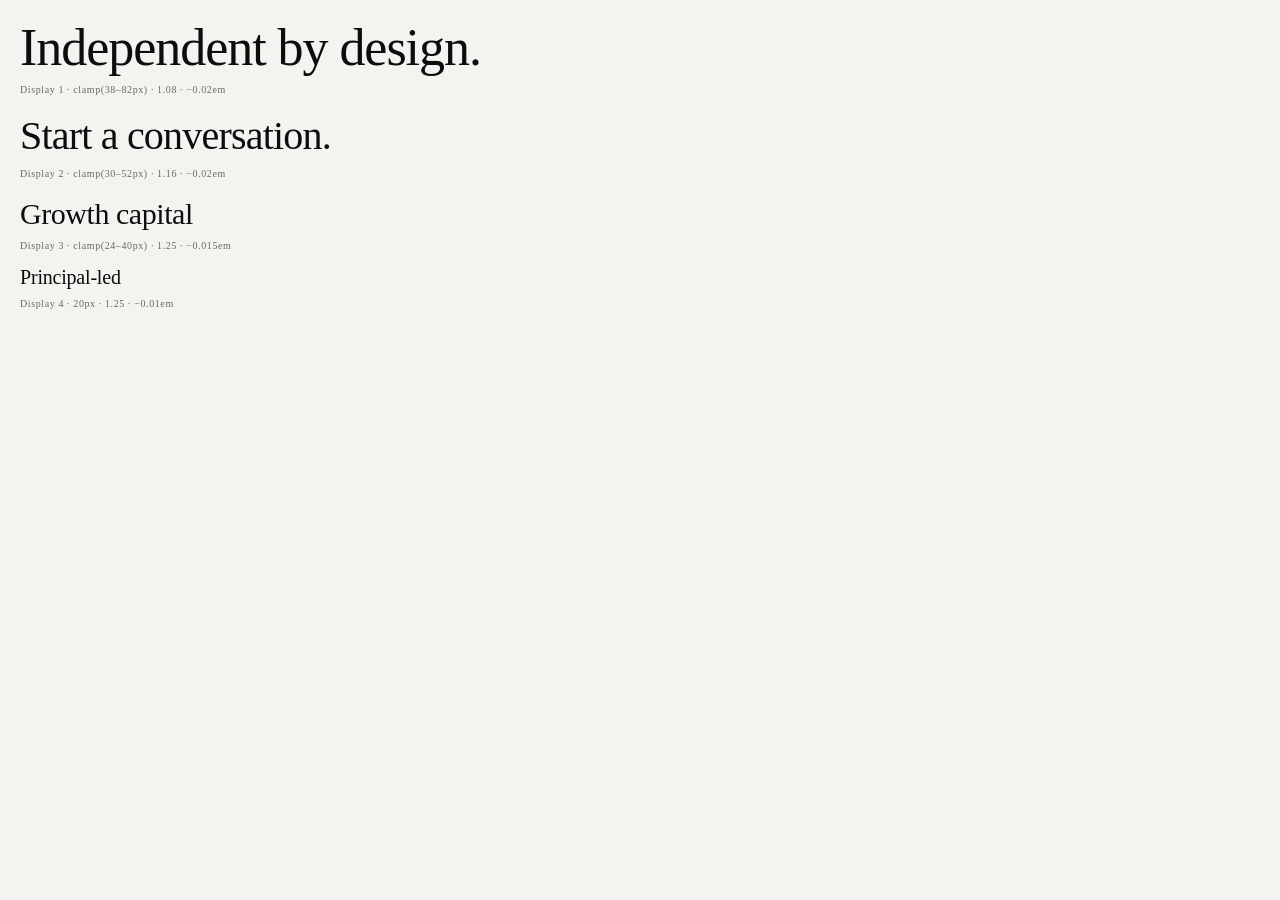
<file: design-system/guidelines/type-display.html>
<!-- @dsCard group="Type" viewport="700x300" subtitle="Weight 400 only, negative tracking always" name="Display — Georgia" -->
<!DOCTYPE html>
<html><head><meta charset="utf-8"><link rel="stylesheet" href="../styles.css">
<style>body{margin:0;padding:20px;background:var(--paper);font-family:var(--font-body);color:var(--text-heading)}
.sw{display:flex;gap:0}.sw>div{flex:1}.chip{height:64px}
.meta{font-size:10px;letter-spacing:.06em;color:var(--text-muted);margin-top:8px;font-variant-numeric:tabular-nums}
.nm{font-size:11px;font-weight:500;margin-top:6px}
</style></head><body><div style="font-family:var(--font-display);color:var(--text-heading)">
<div style="font-size:52px;line-height:1.08;letter-spacing:-.02em">Independent by design.</div>
<div class="meta">Display 1 · clamp(38–82px) · 1.08 · −0.02em</div>
<div style="font-size:40px;line-height:1.16;letter-spacing:-.02em;margin-top:18px">Start a conversation.</div>
<div class="meta">Display 2 · clamp(30–52px) · 1.16 · −0.02em</div>
<div style="font-size:30px;line-height:1.25;letter-spacing:-.015em;margin-top:16px">Growth capital</div>
<div class="meta">Display 3 · clamp(24–40px) · 1.25 · −0.015em</div>
<div style="font-size:20px;line-height:1.25;letter-spacing:-.01em;margin-top:14px">Principal-led</div>
<div class="meta">Display 4 · 20px · 1.25 · −0.01em</div>
</div></body></html>
</file>
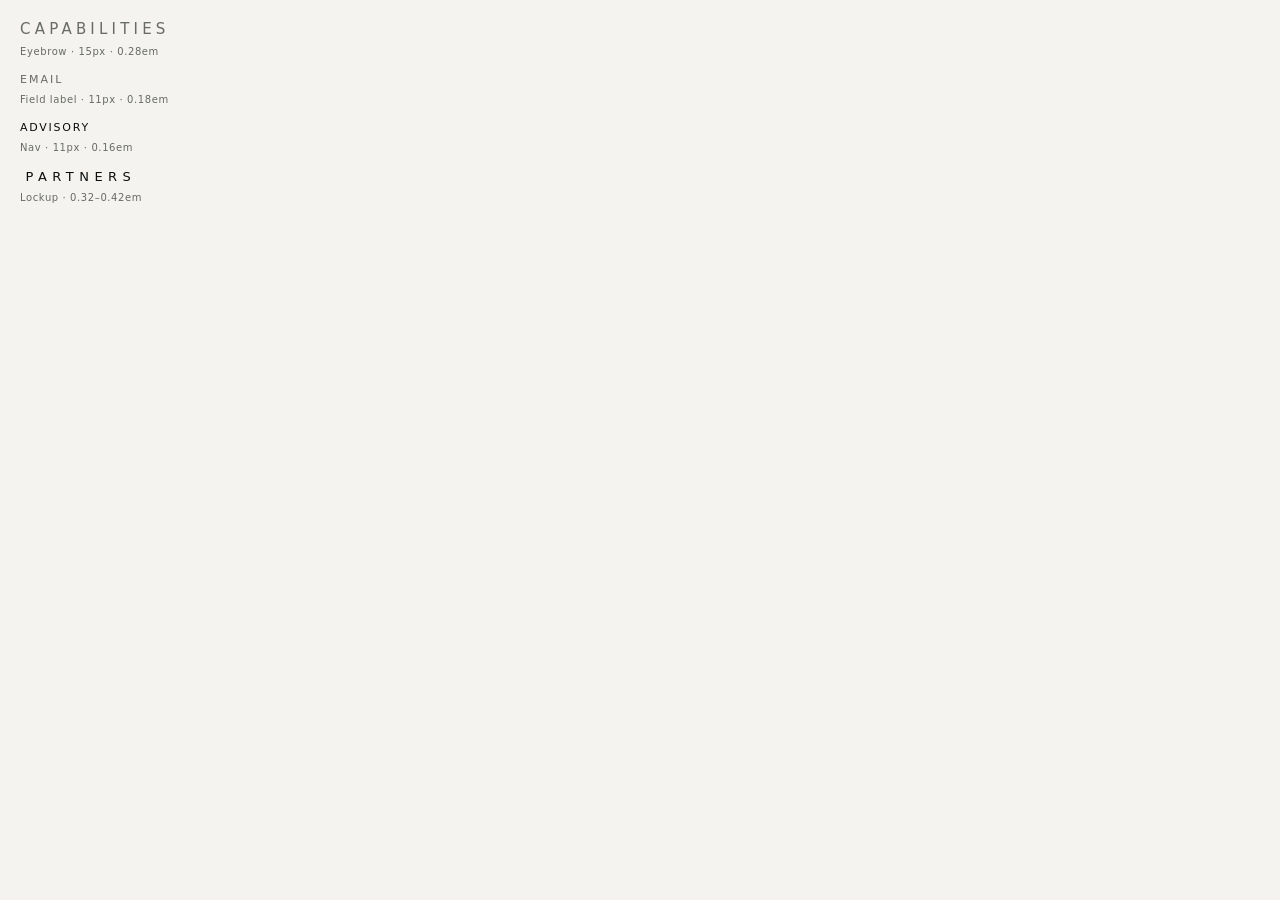
<file: design-system/guidelines/type-labels.html>
<!-- @dsCard group="Type" viewport="700x230" subtitle="Aptos 500, uppercase, wide tracking — never a serif, never bold" name="Eyebrows & labels" -->
<!DOCTYPE html>
<html><head><meta charset="utf-8"><link rel="stylesheet" href="../styles.css">
<style>body{margin:0;padding:20px;background:var(--paper);font-family:var(--font-body);color:var(--text-heading)}
.sw{display:flex;gap:0}.sw>div{flex:1}.chip{height:64px}
.meta{font-size:10px;letter-spacing:.06em;color:var(--text-muted);margin-top:8px;font-variant-numeric:tabular-nums}
.nm{font-size:11px;font-weight:500;margin-top:6px}
</style></head><body><div style="display:flex;flex-direction:column;gap:16px">
<div><div style="font-family:var(--font-label);font-weight:500;font-size:15px;letter-spacing:.28em;text-transform:uppercase;color:var(--text-muted)">Capabilities</div><div class="meta">Eyebrow · 15px · 0.28em</div></div>
<div><div style="font-size:11px;font-weight:500;letter-spacing:.18em;text-transform:uppercase;color:var(--text-muted)">Email</div><div class="meta">Field label · 11px · 0.18em</div></div>
<div><div style="font-size:11px;font-weight:500;letter-spacing:.16em;text-transform:uppercase;color:var(--text-heading)">Advisory</div><div class="meta">Nav · 11px · 0.16em</div></div>
<div><div style="font-size:13px;font-weight:500;letter-spacing:.42em;text-transform:uppercase;color:var(--text-heading);padding-left:.42em">Partners</div><div class="meta">Lockup · 0.32–0.42em</div></div>
</div></body></html>
</file>
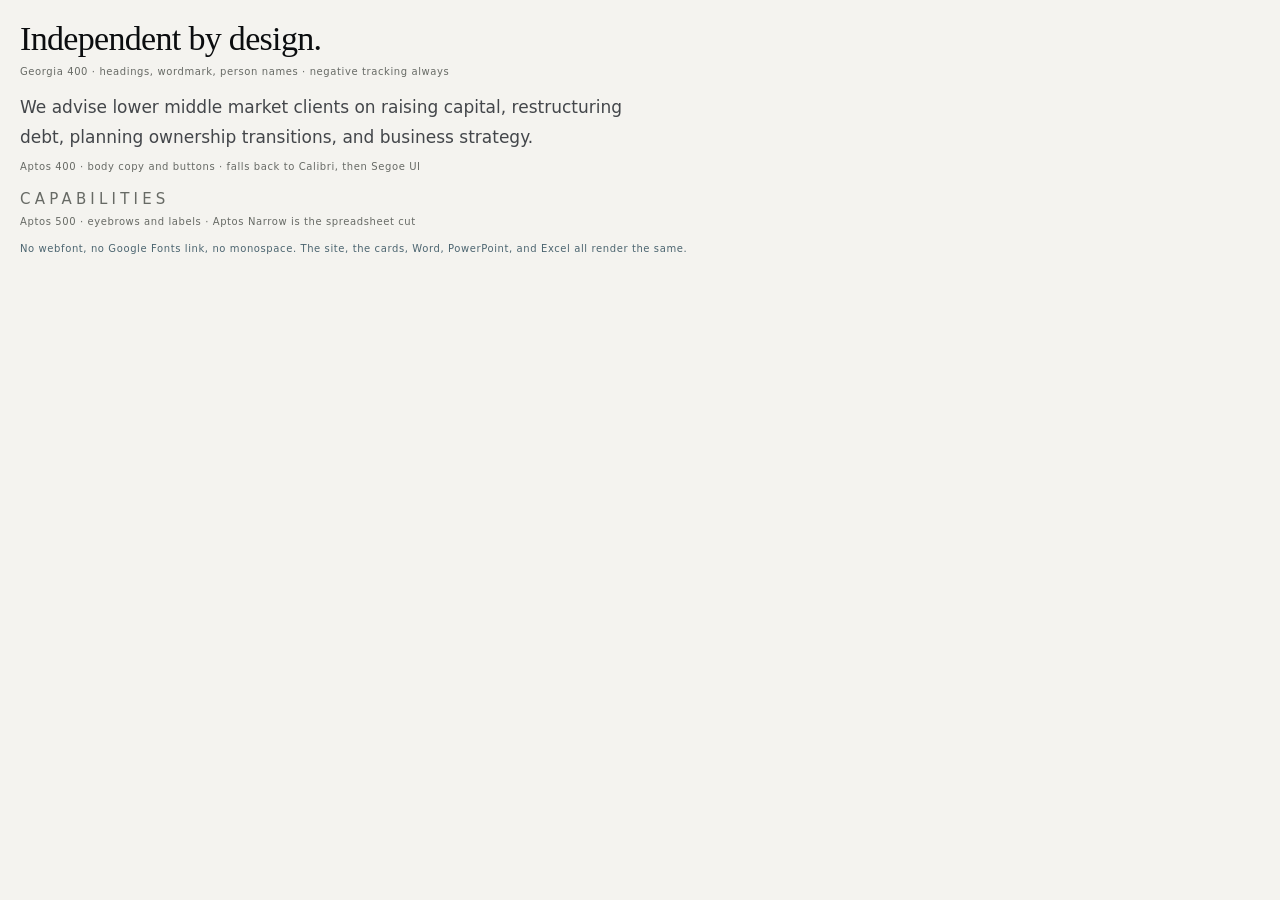
<file: design-system/guidelines/type-stacks.html>
<!-- @dsCard group="Type" viewport="700x260" subtitle="Georgia and Aptos — both native to Windows and Office, so nothing loads and nothing installs" name="One type stack" -->
<!DOCTYPE html>
<html><head><meta charset="utf-8"><link rel="stylesheet" href="../styles.css">
<style>body{margin:0;padding:20px;background:var(--paper);font-family:var(--font-body);color:var(--text-heading)}
.meta{font-size:10px;letter-spacing:.06em;color:var(--text-muted);margin-top:8px;font-variant-numeric:tabular-nums}
</style></head><body>
<div style="font-family:var(--font-display);font-size:34px;letter-spacing:-.02em">Independent by design.</div>
<div class="meta">Georgia 400 &middot; headings, wordmark, person names &middot; negative tracking always</div>
<div style="font-size:17px;line-height:1.75;color:var(--text-body);margin-top:16px;max-width:56ch">We advise lower middle market clients on raising capital, restructuring debt, planning ownership transitions, and business strategy.</div>
<div class="meta">Aptos 400 &middot; body copy and buttons &middot; falls back to Calibri, then Segoe UI</div>
<div style="font-weight:500;font-size:15px;letter-spacing:.28em;text-transform:uppercase;color:var(--text-muted);margin-top:18px">Capabilities</div>
<div class="meta">Aptos 500 &middot; eyebrows and labels &middot; Aptos Narrow is the spreadsheet cut</div>
<div class="meta" style="margin-top:16px;color:var(--text-accent)">No webfont, no Google Fonts link, no monospace. The site, the cards, Word, PowerPoint, and Excel all render the same.</div>
</body></html>
</file>
<file: design-system/styles.css>
@import "./tokens/colors.css";
@import "./tokens/typography.css";
@import "./tokens/spacing.css";
@import "./tokens/lines.css";
@import "./tokens/motion.css";
</file>
